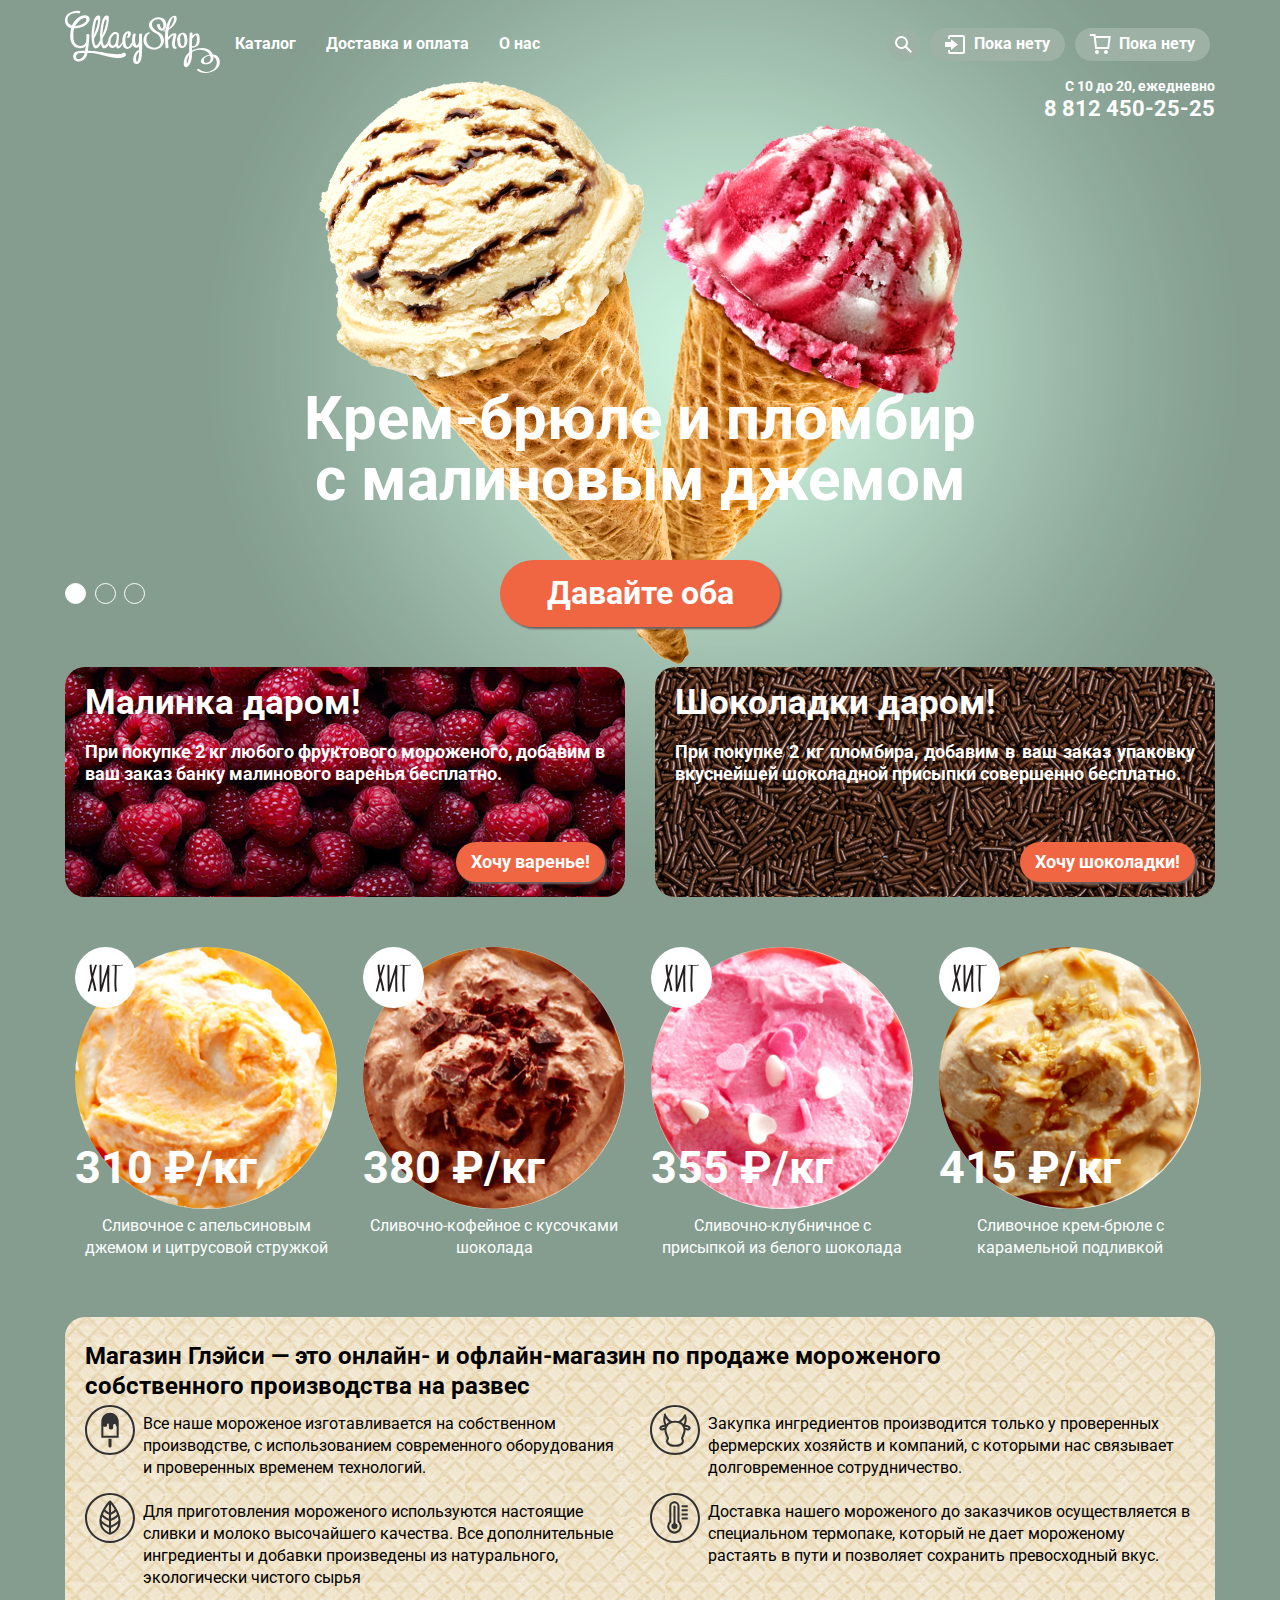
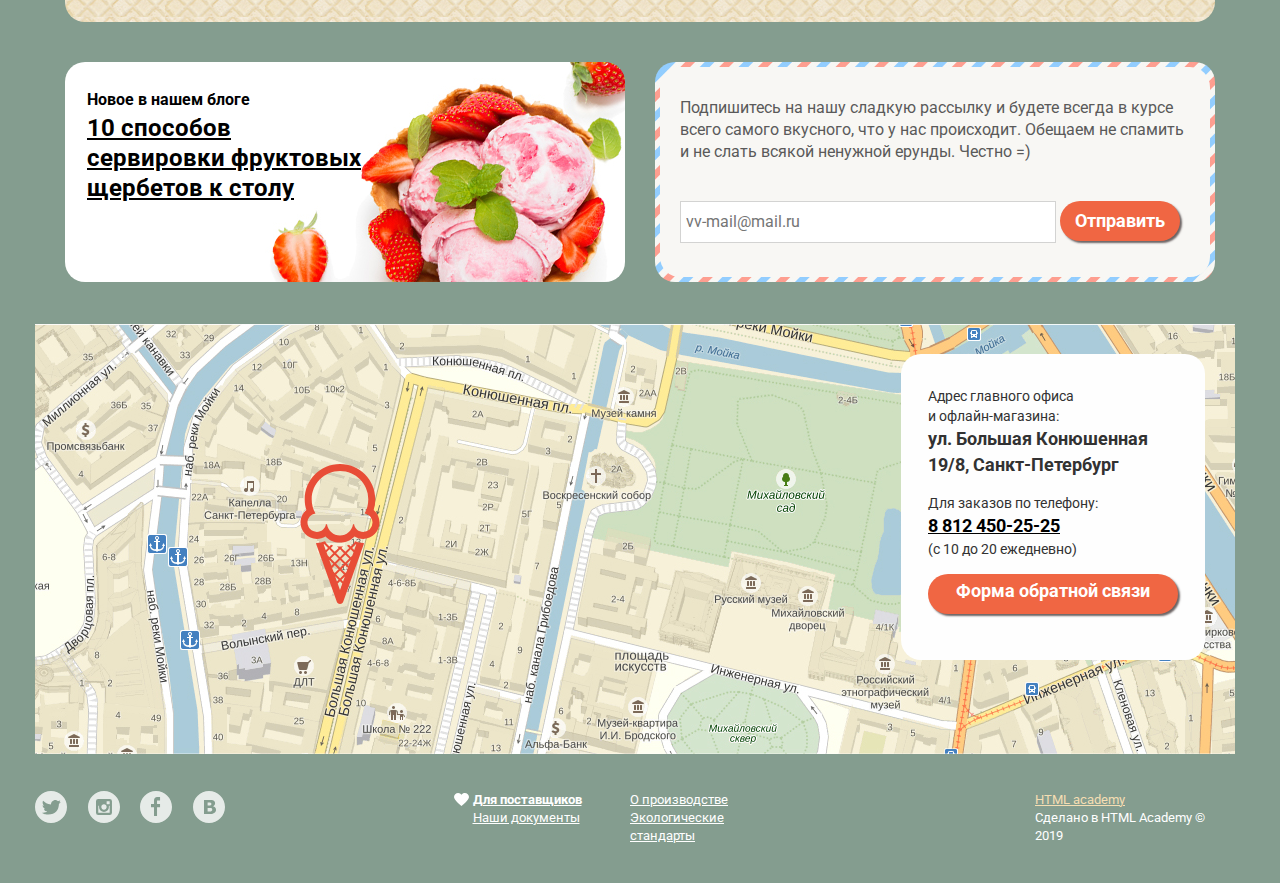
<file: index.html>
<!DOCTYPE html>
<html lang="en">
<head>
  <meta charset="UTF-8">
  <meta http-equiv="X-UA-Compatible" content="IE=edge">
  <meta name="viewport" content="width=device-width, initial-scale=1.0">
  <link href="https://fonts.googleapis.com/css?family=Roboto:400,700&amp;subset=latin,cyrillic" rel="stylesheet">
   <link rel="stylesheet" href="normalize.css">
  <link rel="stylesheet" href="style.css">
  <title>Glassy</title></head>
<body>
  <header class="main-header">
    <nav class="main-navigation">
      
      <a href="#" class="header-logo">
        <img src="svg\logo.svg" width="155" height="65" alt="логотип">
      </a>

      <ul class="site-navigation">
        <li class="nav-dropdown">
          <a class="nav-item nav-catalog" href="catalog.html">Каталог</a>
          <ul class="nav-catalog-menu">
            <li><a class="nav-catalog-item catalog-item-new" href=""><b>Новинки</b></a></li>
            <li class="nav-catalig-line"></li>
            <li><a class="nav-catalog-item" href="">Сливочное</a></li>
            <li><a class="nav-catalog-item" href="">Щербеты</a></li>
            <li><a class="nav-catalog-item" href="">Фруктовый лед</a></li>
            <li><a class="nav-catalog-item" href="">Мелорин</a></li>
          </ul>
        </li>
      
        <li><a class="nav-item" href="#">Доставка и оплата</a></li>
        <li><a class="nav-item" href="#">О нас</a></li>
      </ul>
      <ul class="user-navigation">
        <li>
          <a class="user-navigation-item user-navigation-search "  href="#">
            <svg xmlns="http://www.w3.org/2000/svg" xmlns:xlink="http://www.w3.org/1999/xlink" width="17" height="17" viewBox="0 0 17 17"><path fill="#fff" d="M16.958 15.527L11.75 10.32A6.455 6.455 0 0 0 13 6.5 6.5 6.5 0 1 0 6.5 13a6.465 6.465 0 0 0 3.839-1.263l5.205 5.204 1.414-1.414zM6.5 11C4.019 11 2 8.981 2 6.5S4.019 2 6.5 2 11 4.019 11 6.5 8.981 11 6.5 11z"/></svg>
            <section class="modal modal-search">
              <form class="modal-form form-search" action="#" method="post">
                <label class="visually-hidden" for="modal-search">Поиск</label>
                <input class="modal-input" type="text" name="search" placeholder="Крем-бруле" id="search">
                
              </form>
            </section>
          </a>
        </li>
        <li class="navigation-enter-wrapper">
          <a  class="user-navigation-item user-navigation-enter" href="basket.html">
            <svg xmlns="http://www.w3.org/2000/svg" xmlns:xlink="http://www.w3.org/1999/xlink" width="21" height="19" viewBox="0 0 21 19"><g fill="#FFF"><path d="M6 14.875L12.917 9.5 6 4.125v2.917H-.042v4.917H6z"/><path d="M18 0H5C3.9 0 3 .9 3 2v2h2V2h13v15H5v-2H3v2c0 1.1.9 2 2 2h13c1.1 0 2-.9 2-2V2c0-1.1-.9-2-2-2z"/></g></svg>
            Пока нету
          </a>
            <section class="modal modal-login">
              <form class="modal-form" action="#" method="post">
                <p>
                  <label class="visually-hidden" for="user-login">Логин</label>
                  <input class="modal-input" type="text" name=login" placeholder="vv-mail@mail.ru" id="user-login">
                </p>  
                <p>
                  <label class="visually-hidden" for="user-password">Пароль</label>
                  <input class="modal-input" type="password" name="password" placeholder="**********" id="user-password">
                </p>
                
                <div class="login-enter-wrapper">
                  <button class="button button-s" type="submit">Войти</button>
                  <p>
                    <a href="aa.html">
                      Забыли пароль?
                    </a> 
                     <a>
                      Новая регистрация
                    </a>
                  </p>
                </div>
              </form>
             </section>
        </li><li>
          <a  class="user-navigation-item user-navigation-basket " href="basket.html">
            <svg xmlns="http://www.w3.org/2000/svg" width="21" height="20" viewBox="0 0 21 20"><g fill="#FFF"><path d="M5.657 2.031L5.422 0H0v2h3.64l1.5 13h13.988l1.699-12.969H5.657zM17.372 13H6.922L5.888 4.031h12.66L17.372 13z"/><circle cx="6.984" cy="18" r="2"/><circle cx="15.984" cy="18" r="2"/></g></svg>
            Пока нету
            <section class="modal modal-basket">
              <ul class="basket-list">
                <li>
                  <ul class="basket-list-item">
                    <li>
                      <button class="basket-list-item-del" type="button">
                        <span class="visually-hidden">Удалить товар</span>
                      </button>
                    </li>
                    <li>
                      <img src="img/ice1-small.jpg" alt="">
                    </li>
                    <li class="basket-list-item-desc">
                      Пломбир с апельсиновым джемом
                    </li>
                    <li>
                      1,5 кг х <span class="basket-list-item-price">200 руб.</span>
                    </li>
                    <li>
                      300 руб
                    </li>
                  </ul>
                </li>
                <li>
                  <ul class="basket-list-item">
                    <li>
                      <button class="basket-list-item-del" type="button">
                        <span class="visually-hidden">Удалить товар</span>
                      </button>
                    </li>
                    <li>
                      <img src="img/ice2-small.jpg" alt="">
                    </li>
                    <li class="basket-list-item-desc">
                      Клубничный пломбир с присыпкой 
                      из белого шоколада
                    </li>
                    <li>
                      1,5 кг х <span class="basket-list-item-price">300 руб.</span>
                    </li>
                    <li>
                      450 руб
                    </li>
                  </ul>
                </li>
              </ul>
              <p>
                <b>Итого: 750 руб.</b>
              </p>
              <button class="button button-s" type="button">Оформить заказ</button>
            
            </section>
          </a>
        </li>
      </ul>
    </nav>

    <p class="header-info">
      С 10 до 20, ежедневно<br>
      <a class="header-phone" href="tel:+78124502525">8 812 450-25-25</a>
    </p>
  </header>

  <main class="container">
    <h1 class="visually-hidden">Glassy</h1>

    <section class="fastbuy">
      <h2 class="visually-hidden">Быстрая покупка мороженого</h2>

      <h2 class="fastbuy-info">Крем-брюле и пломбир с малиновым джемом</h2>

      <div class="fastbay-wrapper">
        <img class="fastbuy-img1" src="img/ice1.png" alt="" width="372" height="584">
        <img class="fastbuy-img2" src="img/ice2.png" alt="" width="330" height="520">
      </div>
      
      <div class="fastbay-nav-wrapper">
        <div class="fastbuy-pointes">
          <button class="fastbuy-point point-active">
            <span class="visually-hidden">1 вариант</span>
          </button>
          <button class="fastbuy-point">
            <span class="visually-hidden">2 вариант</span>
          </button>
          <button class="fastbuy-point">
            <span class="visually-hidden">3 вариант</span>
          </button>
        </div>
        <button class=" button button-m" type="button">Давайте оба</button>
        <!-- <div class="ar">Lorem ipsum dolor sit ame</div> -->
      </div>
    </section>

    <section class="stock">
      <h2 class="visually-hidden">Акции</h2>

      <article class="stock-item" style="background-image: url(img/background-rusbery.jpg);">
        <h3>Малинка даром!</h3>
        <p>
          При покупке 2 кг любого фруктового мороженого, добавим в ваш заказ банку малинового варенья бесплатно.
        </p>
        <button class="button" type="button">Хочу варенье!</button>
      </article>

      <article class="stock-item" style="background-image: url(img/background-shok.jpg);">
        <h3>Шоколадки даром!</h3>
        <p>При покупке 2 кг пломбира, добавим в ваш заказ упаковку вкуснейшей шоколадной присыпки совершенно бесплатно.</p>
        <button class="button" type="button">Хочу шоколадки!</button>
      </article>
    </section>

    <section class="ice_creame-container">
      <h2 class="visually-hidden">Хит продаж мороженого</h2>
      <ul class="ice_creame-list">
        <li>
          <figure class="ice_creame-item ice_creame-hit">
            <img src="img/ice1.jpg" alt="Elephant at sunset">
            <figcaption>
              <h2>310 &#8381/кг</h2>
              <p>Сливочное с апельсиновым джемом и цитрусовой стружкой</p>
              <div class="button-wrapper">
                <button class="button button-preview" type="button">Быстрый просмотр</button>
              </div>            
            </figcaption>
          </figure>
        </li>
        <li>
          <figure class="ice_creame-item ice_creame-hit">
            <img src="img/ice2.jpg" alt="Elephant at sunset">
            <figcaption>
              <h2>380 &#8381/кг</h2>
              <p>Сливочно-кофейное с кусочками шоколада</p>
              <div class="button-wrapper">
                <button class="button button-preview" type="button">Быстрый просмотр</button>
              </div>            
            </figcaption>
          </figure>
        </li>
        <li>
          <figure class="ice_creame-item ice_creame-hit">
            <img src="img/ice3.jpg" alt="Elephant at sunset">
            <figcaption>
              <h2>355 &#8381/кг</h2>
              <p>Сливочно-клубничное с присыпкой из белого шоколада</p>
              <div class="button-wrapper">
                <button class="button button-preview" type="button">Быстрый просмотр</button>
              </div>            
            </figcaption>
          </figure>
        </li>
        <li>
          <figure class="ice_creame-item ice_creame-hit">
            <img src="img/ice4.jpg" alt="Elephant at sunset">
            <figcaption>
              <h2>415 &#8381/кг</h2>
              <p>Сливочное крем-брюле с карамельной подливкой</p>
              <div class="button-wrapper">
                <button class="button button-preview" type="button">Быстрый просмотр</button>
              </div>            
            </figcaption>
          </figure>
        </li>
      </ul>
    </section>

    <section  class="features">
      <h2 class="visually-hidden">Приемущества</h2>

      <h3>Магазин Глэйси — это онлайн- и офлайн-магазин по продаже мороженого собственного производства на развес</h3>
      <ul class="features-list">
        <li class="features-item">
          <img class="features-img" src="svg/ice-cream.svg" alt="">
          <p>Все наше мороженое изготавливается на собственном производстве, с использованием современного оборудования и проверенных временем технологий.</p>
        </li>
        <li  class="features-item">
          <img class="features-img" src="svg/cow.svg" alt="">
         <p> Закупка ингредиентов  производится только у проверенных фермерских хозяйств и компаний, с которыми нас связывает долговременное сотрудничество.</p>
        </li>
        <li  class="features-item">
          <img class="features-img" src="svg/eco.svg" alt="">
         <p> Для приготовления мороженого используются настоящие сливки и молоко высочайшего качества. Все дополнительные ингредиенты и добавки произведены из натурального, экологически чистого сырья</p>
        </li>
        <li  class="features-item">
          <img class="features-img" src="svg/thermometer.svg" alt="">
          <p>Доставка нашего мороженого до заказчиков осуществляется в специальном термопаке, который не дает мороженому растаять в пути и позволяет     сохранить превосходный вкус.</p>
        </li>
      </ul>
    </section>

    <div class="blog-wrapper">
      <section class="news">
        <h2 class="visually-hidden">Новости блога</h2>
        <h3>Новое в нашем блоге</h3>
        <a href="">
          <p> 10 способов сервировки
            фруктовых щербетов к
            столу
          </p>
        </a>
      </section>
  
      <div class="mailing-wrapper">
        <section class="mailing">
          <h2 class="visually-hidden">Подписаться на новости</h2>
    
          <p>Подпишитесь на нашу сладкую рассылку и будете всегда в курсе всего самого вкусного, что у нас происходит. Обещаем не спамить и не слать всякой ненужной ерунды. Честно =) </p>
          <form class="mailing-form" action="#" method="post">
            <label class="visually-hidden" for="mailing-email">Емеил</label>
            <input type="email" name="email" placeholder="vv-mail@mail.ru" id="mailing-email">
            <button class="button" type="submit">Отправить</button>
          </form>
        </section>
      </div>
    </div>

    <section class="map" id="map">
      <h2 class="visually-hidden">Местоположение магазина</h2>
      <!-- <iframe src="https://www.google.com/maps/embed?pb=!1m14!1m8!1m3!1d1992.7597430846058!2d30.3440769!3d60.0356354!3m2!1i1024!2i768!4f13.1!3m3!1m2!1s0x4696352af2654caf%3A0x20078dd98a3325b1!2z0JDRgtC10LvRjNC1!5e0!3m2!1sru!2sru!4v1665403522669!5m2!1sru!2sru" width="1200" height="430" style="border:0;" allowfullscreen="" loading="lazy" referrerpolicy="no-referrer-when-downgrade"></iframe> -->
      <img class="map-pin" src="svg/pin.svg" alt="">
      <div class="map-address">
        <p>
          Адрес главного офиса <br>
          и офлайн-магазина:<br>
          <b>ул. Большая Конюшенная <br> 19/8, Санкт-Петербург</b>
        </p>
        <p>
          Для заказов по телефону:<br>
          <b><a class="color-black" href="tel:+78124502525">8 812 450-25-25</a></b> <br>
          (с 10 до 20 ежедневно)
        </p>
        <a class="button button-feedback" href="">Форма обратной связи</a>
      </div>
    </section>

    <footer class="main-footer">
      <div class="footer-social">
        <ul>
          <li>
            <a class="social-button"  href="#">
              <span class="visually-hidden">Твиттер</span>
              <svg xmlns="http://www.w3.org/2000/svg" width="32" height="32" viewBox="0 0 32 32"><path fill="#FFF" d="M16 0C7.164 0 0 7.164 0 16c0 8.837 7.164 16 16 16 8.837 0 16-7.163 16-16 0-8.836-7.163-16-16-16zm7.944 12.809c-.251 6.516-3.463 10.832-10.992 10.702h-.486c-.447 0-4.543-.443-5.344-1.823 2.479.19 4.247-.406 5.12-1.136-1.048-.289-2.923-.461-3.251-2.848.384.104.618.221 1.299.113-1.307-.824-2.758-1.519-2.679-3.643.311.317 1.164.518 1.46.457-.768-.233-2.149-3.244-.974-4.781 1.984 1.79 4.075 3.482 7.804 3.643.227-2.214 1.24-3.699 3.168-4.325 1.84-.479 3.255.26 3.901 1.138.737-.224 1.453-.466 2.193-.685-.004.833-.569 1.463-.935 1.709.747.165 1.423-.475 1.423-.475-.184.963-1.094 1.725-1.707 1.954z"/></svg>
            </a>
          </li>
          <li>
            <a class="social-button"  href="#">
              <span class="visually-hidden">Инстаграм</span>
              <svg xmlns="http://www.w3.org/2000/svg" width="32" height="32" viewBox="0 0 32 32"><g fill="#FFF"><path d="M20.916 16a4.938 4.938 0 1 1-9.877 0c0-.394.051-.773.138-1.14h-.897v6.838h11.396V14.86h-.897c.086.367.137.746.137 1.14z"/><path d="M15.978 18.659c1.466 0 2.659-1.193 2.659-2.659s-1.193-2.659-2.659-2.659c-1.466 0-2.659 1.193-2.659 2.659s1.192 2.659 2.659 2.659zM18.637 10.302h3.039v3.039h-3.039z"/><path d="M16 0C7.164 0 0 7.164 0 16c0 8.837 7.164 16 16 16 8.837 0 16-7.163 16-16 0-8.836-7.163-16-16-16zm7.955 21.698a2.285 2.285 0 0 1-2.279 2.279H10.279A2.285 2.285 0 0 1 8 21.698V10.302a2.286 2.286 0 0 1 2.279-2.279h11.396a2.286 2.286 0 0 1 2.279 2.279v11.396z"/></g></svg>
            </a>
          </li>
          <li>
            <a class="social-button"  href="#">
              <span class="visually-hidden">Фейсбук</span>
              <svg xmlns="http://www.w3.org/2000/svg" width="32" height="32" viewBox="0 0 32 32"><path fill="#FFF" d="M16 0C7.164 0 0 7.163 0 16s7.164 16 16 16c8.837 0 16-7.164 16-16S24.837 0 16 0zm4.062 9.455h-3.021v3.444h3.021v3.445h-3.021v8.61H14.02v-8.61H11v-3.445h3.021V9.455c0-1.902 1.353-3.445 3.021-3.445h3.021v3.445z"/></svg>
            </a>
          </li>
          <li>
            <a class="social-button"  href="#">
              <span class="visually-hidden">Вконтакте</span>
              <svg xmlns="http://www.w3.org/2000/svg" width="32" height="32" viewBox="0 0 32 32"><g fill="#FFF"><path d="M16.637 14.495c.402-.019.719-.082.951-.188.326-.145.54-.33.641-.559.101-.229.15-.496.15-.797 0-.232-.058-.465-.174-.697-.116-.232-.322-.405-.617-.517-.264-.1-.592-.155-.984-.165a76.242 76.242 0 0 0-1.652-.014h-.339v2.965h.565c.571 0 1.057-.009 1.459-.028zM18.118 17.084c-.282-.081-.672-.125-1.166-.132a127.97 127.97 0 0 0-1.55-.009h-.79v3.493h.264c1.014 0 1.74-.003 2.18-.009a3.2 3.2 0 0 0 1.212-.245c.377-.157.633-.364.774-.625s.214-.562.214-.9c0-.446-.088-.788-.261-1.03-.17-.241-.464-.423-.877-.543z"/><path d="M16 0C7.164 0 0 7.164 0 16c0 8.837 7.164 16 16 16 8.837 0 16-7.163 16-16 0-8.836-7.163-16-16-16zm6.602 20.531a3.73 3.73 0 0 1-1.124 1.327c-.552.415-1.161.71-1.823.886s-1.501.264-2.519.264h-6.121V8.987h5.443c1.13 0 1.957.038 2.48.113a5.126 5.126 0 0 1 1.561.5c.533.27.929.632 1.189 1.087.26.455.392.975.392 1.558 0 .678-.179 1.278-.536 1.795-.358.518-.863.92-1.517 1.208v.075c.917.182 1.642.559 2.179 1.13.537.571.807 1.325.807 2.261 0 .678-.138 1.283-.411 1.817z"/></g></svg>
            </a>
          </li>
        </ul>
      </div>

      <div class="footer-navigation">
        <ul>
          <li><b><a href="">Для поставщиков</a></b></li>
          <li><a href="">О производстве</a></li>
          <li><a href="">Наши документы</a></li>
          <li><a href="">Экологические стандарты</a></li>
        </ul>
      </div>

      <section class="footer-copyright">
        <p>
          <a href="http://">HTML academy</a> <br>
          Сделано в HTML Academy © 2019
        </p>
        
      </section>
    </footer>

    

    

    <section class="modal modal-feedback">
      <button class="modal-close" type="button"><span class="visually-hidden">Закрыть</span></button>
      
      <h2>Мы обязательно вам ответим!</h2>
      <form class="modal-form form-feedbeck" action="#" method="post">
        <p>
          <label class="visually-hidden" for="feedbeck-name">Имя Фамилия</label>
          <input class="modal-input" type="text" name="feedbeck-name" placeholder="Имя Фамилия" id="feedbeck-name" >
        </p>
        <p>
          <label class="visually-hidden" for="feedbeck-email">Емеил</label>
          <input class="modal-input" type="email" name="feedbeck-name" placeholder="vv-alp@mail.ru" id="feedbeck-email" >
        </p>
        <p>
          <label class="visually-hidden" for="feedbeck-question">Задайте ваш вопрос</label>
          <textarea class="modal-input" name="feedbeck-question" placeholder="В свободной форме" id="feedbeck-question" ></textarea>
        </p>
        <button class="button button-s" type="submit">Отправить</button>
      </form>
    </section>

  </main>

</body>
</html>
</file>
<file: style.css>
body {
  margin: 0 auto;
  padding: 0;
  font-family:"Roboto" ,"Open Sans" ;
  font-size: 16px;
  line-height: 22px;
  color:white;
  font-weight: bold;

  background-color: #849d8f;
  width: 1200px;

  background-image: url(img/light.png);
  background-repeat: no-repeat;
  background-position: 200px 0px;
}

.color-black {
  color:black;
}

a {
  color: white;
}
a:focus {
  border-color: #000;
  outline: thin dotted;
  outline: 5px auto -webkit-focus-ring-color;
}

img {
  max-width: 100%;
  height: auto;
}
.visually-hidden,
.visually-hidden:not(:focus):not(:active),
input[type="checkbox"].visually-hidden,
input[type="radio"].visually-hidden {
  position: absolute;

  width: 1px;
  height: 1px;
  margin: -1px;
  border: 0;
  padding: 0;

  white-space: nowrap;

  clip-path: inset(100%);
  clip: rect(0 0 0 0);
  overflow: hidden;
}

.button {
  display: inline-block;
  box-sizing:border-box;
  min-height: 40px;
  padding: 5px 15px;
  margin: auto 0;

  color:#ffffff;
  font-size: 18px;
  line-height: 24px;
  font-weight: bold;
  text-decoration: none;
  text-align: center;

  background-color: #f06643;
  border-radius:40px;
  border:0;
  box-shadow: #6c6464 2px 2px 2px;

  cursor: pointer;
}

.button-m {
  min-width: 280px;
  min-height: 67px;

  font-size: 32px;
}

.button-s {
  min-height: 47px;
}

.button:hover {
  background-color:#f17d65;
}

.button.disabled {
  cursor: default;
  opacity: 0.5;
  background-color:#80857d;
}


/*---------------heder---------------*/
.main-header {
  display: flex;
  flex-direction: column;
  margin: 10px auto 0 auto;
  width: 1150px;
}

.main-header a {
  text-decoration: none;
}

.main-navigation {
  position: relative;
  display: flex;

  font-size: 16px;
  line-height: 18px;
}

.nav-dropdown{
  position: relative;
}

.nav-catalog-menu {
  position: absolute;
  display: flex;
  flex-direction: column;
  box-sizing:border-box;
  visibility: hidden;
  top: 30px;
  transition: 0.2s;

  width: 145px;
  min-height: 130px;
  
  list-style: none;
  margin: 0;
  padding: 0;
  padding-top: 7px;
  padding-bottom: 7px;
  z-index: 100;

  background-color: #f8f7f4;
  border-radius:10px;
  
  box-shadow: 5px 5px 5px #5a5a5a;
}

.nav-dropdown:hover .nav-catalog-menu{
  visibility: visible;
  opacity: 1;
}

.nav-catalog-item{
  display: block;
  color:#323232;
  padding: 7px 20px;
  margin: 0;

  font-size: 14px;
  line-height: 16px;
  font-weight: 400;
}

.nav-catalig-line {
  width: 80%;
  margin: 0 auto;
  border-bottom:black solid 1px;
}

.nav-catalog-item:hover{
  background-color: #fbded8;
}

.site-navigation,
.user-navigation {
  display: flex;
  flex-wrap: wrap;
  align-items: center;

  list-style: none;
  margin: 0;
  padding: 0;
}

.site-navigation > li,
.user-navigation > li {
  position: relative;
  margin: 5px;
}

.site-navigation {
  width: 530px;
}

.user-navigation {
  min-width: 255px;
  margin-right: 0;
  margin-left: auto;
}



.nav-item {
  padding: 5px 10px;
  margin-bottom: 10px;
}

.nav-item:hover,
.nav-item:focus {
  color:black;
  font-weight: bold;
  border-radius: 40px;

  background-color:#f7f6f3;
}

.nav-active {
  background-color: #d07058;
  
  border-radius: 40px;
  color: #ffffff;
  
  font-weight: bold;
}

.user-navigation-item{
  display: flex;
  justify-content: center;
  align-items:center;

  min-height: 33px;
  min-width: 33px;
  border-radius:40px;

  background-color: #9db1a5;
}


.user-navigation-enter,
.user-navigation-basket {
  padding: 0 15px;
  position: relative;
}

.user-navigation-enter svg,
.user-navigation-basket svg{
  margin-right: 8px;
}


.header-info{
  width: 400px;
  margin: 0;
  margin-left: auto;
  text-align: right;
  font-size: 14px;
  line-height: 16px;
}

.header-phone {
  font-size: 22px;
  line-height: 30px;
}

.user-navigation li:hover path,
.user-navigation li:hover circle {
  fill:rgb(0, 0, 0);
}

.user-navigation li:hover a{
  background-color:#ffffff;
  color:black;
}

.user-navigation-basket:hover > .modal-basket,
.user-navigation-search:hover > .modal-search,
.navigation-enter-wrapper:hover > .modal-login {
  visibility: visible;
}


/*---------------MAIN---------------*/

.container {
  width: 1150px;
  margin: 0 auto;
  margin-bottom: 38px;
}

.fastbuy {
  display: flex;
  flex-direction: column;
  justify-content: center;

}

.fastbay-wrapper {
  position: relative;
  order: -1;
  width: 645px;
  height: 215px;
  margin: 0 auto;
}

.fastbuy-img1 {
  position: absolute;
  z-index: -1;
  top:-43px;
}

.fastbuy-img2 {
  position: absolute;
  right: 0;
  z-index: -2;
}

.fastbay-nav-wrapper {
  display: flex;
  align-items:center;
  width: calc(100% - 80px);
  margin-bottom: 40px;
}
.fastbay-nav-wrapper > button {
  margin: 0 auto;
}

.fastbuy-pointes {
  display: flex;
  justify-content: space-between;
  width: 80px;
}

.fastbuy-point {
  width: 21px;
  height: 21px;
  border-radius: 45px;
  background-color:transparent;
  cursor: pointer;
  border: #ffffff solid 1px;
  
  background-color:transparent;
}

.fastbuy-point:not(.point-active):hover {
  background-color: #b2c1b7;
}

.point-active {
  background-color:#ffffff;
}

.fastbuy-info {

  font-size: 60px;
  line-height: 60.33px;
  text-align: center;
  width: 675px;
  align-self: center;
}

/*--------------stock---------------*/

.stock {
  display: flex;
  justify-content: space-between;
  margin-bottom: 40px;
}

.stock-item {
  display: flex;
  flex-direction: column; 
  border-radius: 20px;
  width: 560px;
  min-height: 230px;

  box-sizing:border-box;
  padding: 15px 20px;
}

.stock h3{
  font-size: 35px;
  line-height: 41px;
  margin: 0;
  padding: 0;
}

.stock p{
  font-size: 18px;
  line-height: 22px;
  text-align: justify;
  margin-bottom: 0;
}

.stock .button {
  margin: auto 0 0 auto;
}


/*--------------ice hit---------------*/
.ice_creame-container {
  margin-bottom: 10px;
}

.ice_creame-list {
  display: flex;
  flex-wrap: wrap;
  list-style: none;
  padding: 0;
}

.ice_creame-list li{
  margin-right: 6px;
}

.ice_creame-list li:nth-child(4n) {
  margin-right: 0;
}

.ice_creame-item {
  position: relative;
  width: 262px;
  min-height: 324px;

  margin: 0;
  padding: 0;
  margin-bottom: 20px;
  padding: 10px;
}


.button-preview {
  margin: 0 auto;
  min-height: 45px;
  display: none;
}

.ice_creame-item:hover{
  background-color:rgba(156,176, 164, 0.7);
  
}

.ice_creame-item:hover .button-preview{
  display: block;
  margin-top: 14px;
}
.ice_creame-item:hover .button-wrapper{
  position: absolute;
  left:0;
  width: 100%;
  height: 80px;
  z-index: 100;
  background-color:rgba(156,176, 164, 0.7);
  
}

.ice_creame-item:hover p {
  text-decoration: underline;
}


.ice_creame-hit::before {
  content:"";
  position: absolute;

  width: 62px;
  height: 62px;

  background-image: url(svg/hit.svg);
  background-position: 0 0;
  background-repeat:no-repeat;
}

.ice_creame-item img{
  border-radius: 50%;
}

.ice_creame-item h2{
  position: absolute;
  top:220px;
  margin: 0;
  padding: 0;
  font-size: 45px;
  margin-bottom: 35px;
}

.ice_creame-item p{
  text-align: center;
  font-size: 16px;
  line-height: 22px;
  font-weight: 400;
  margin: 0;
}

.ice_creame-item figcaption {
  margin: 0 auto;
}



/*--------------features---------------*/

.features {
  background-image: url(img/backgraund-waffel.jpg);
  background-position: 0 0;
  background-repeat: repeat;
  box-sizing: border-box;

  padding-left: 20px;
  padding-top: 24px;
  margin-bottom: 40px;
  border-radius: 20px;

  min-height: 305px;
  color: black;
}

.features h3{
  display: block;
  font-size: 24px;
  line-height: 30px;
  margin: 0;
  margin-bottom: 4px;
  width: 1020px;
}

.features-list {
  display: grid;
  grid-template: 2;
  grid-template-columns: 1fr 1fr;

  margin: 0;
  padding: 0;

  list-style: none;
}

.features-item {
  display: flex;
  width: 540px;
  margin-bottom: 14px;

  font-size: 16px;
  line-height: 22px;
  font-weight: 400;
}
.features-item p {
  padding: 0;
  margin: 0;
  margin-top: 8px;
}
.features-img{
  content: "";

  width: 50px;
  height: 50px;
  margin-right: 8px;
}


/*---------------------------------blog------------------------*/

.blog-wrapper {
  display: flex;
  justify-content: space-between;
  margin-bottom: 42px;
}


.mailing-wrapper {
  display: flex;

  width: 560px;
  min-height: 220px;
  border-radius: 20px;

  background-image: url(img/backgraund-mail.jpg);
  background-position: 0 0;
}

.mailing {
  width: calc(100% - 10px);
  height: calc(100% - 10px);

  margin: auto;
  box-sizing: border-box;
  padding: 30px 20px;
  border-radius: 20px;

  background-color: #f8f7f4;
  color:#5a5a5a;

  font-size: 16px;
  line-height: 22px;  
  font-weight: 400;
}

.mailing p{
  width: 514px;

  margin: 0;
  padding: 0;
  margin-bottom: 38px;
}


.mailing-form input {
  border: #d3d3d2 solid 1px;
  width: 367px;
  height: 38px;
  padding-left: 5px;
}


.news {
  width: 560px;
  min-height: 220px;
  
  box-sizing: border-box;
  border-radius: 20px;

  padding: 25px 22px;

  background-image: url(img/backgraund-Strawberry.jpg);
  background-color:rgb(255, 251, 251);
  background-position: 0 0;
  background-repeat: no-repeat;

  color:black;
}

.news h3{
  margin: 0;
  font-size: 16px;
  line-height: 26px;
}

.news p{
  margin: 0;
  padding: 0;
  width: 285px;
  color:black;

  font-size: 24px;
  line-height: 30px;
  text-decoration: underline;
}
.news p:hover {
  color:#ffbc9e;
}

/*-------------------map------------------*/

.map {
  position: relative;
  width: 1200px;
  min-height: 430px;
  
  box-sizing: border-box;
  /* padding-left: 850px; */
  margin-left: -30px; 
  margin-bottom: 37px;

  background-image: url(img/map.jpg);
  background-color:wheat;
  background-position: 0 0;
  background-repeat: no-repeat;
}

.map-google {
  position: absolute;
  top:0;
  left:0;
  z-index: 0;
}

.map-pin {
  position: absolute;
  left: 265px;
  top: 140px;
}

.map-address {
  position: absolute;
  width: 250px;
  height: 270px;

  padding: 18px 27px;
  border-radius: 20px;
  right: 30px;
  top: 30px;
  color:#323232;
  background-color:#fefefe;
}

.map-address p {
  font-size: 14px;
  line-height: 20px;
  font-weight: 400;
  margin-bottom: 15px;
}

.map-address b {
  font-size: 18px;
  line-height: 26px;
  
}
.map-address a {
  width: 100%;
}

/*----------------footer---------------*/

.main-footer {
  display: flex;
  justify-content: space-between;

  width: 1200px;
  margin-left: -30px;

  font-weight: 400;
  font-size: 13px;
  line-height: 18px;
}

.social-button {
  opacity: 0.8;
}

.social-button:hover {
  opacity: 1;
}

.footer-social{
  text-align: center;
}

.footer-social ul{
  display: flex;
  width: 190px;
  
  
  justify-content: space-between;
  flex-wrap: wrap;

  margin: 0;
  padding: 0;
  list-style: none;
}



.footer-navigation ul{
  position: relative;

  display: grid;
  grid-template: 2;
  grid-template-columns: 1fr 1fr;

  width: 315px;
  height: 40px;
  list-style: none;
  margin: 0;
  padding: 0;
}

.footer-navigation b::before {
  content: "";

  position: absolute;
  left: -19px;
  top: 2px;
  width: 17px;
  height: 17px;

  background-image: url(svg/heart.svg);
  background-repeat:no-repeat;
  background-position: 0 0;
}

.footer-navigation a:hover {
  color: #fadbd7;
}

.footer-copyright a{
  color:wheat;
}


.footer-copyright p{
  width: 200px;
  margin: 0;
}


/*----------------modal windows---------------*/
@keyframes bounce {
  0% {transform: translateY(-2000px);}
  70% {transform: translateY(30px);}
  90% {transform: translateY(-10px);}
  100% {transform: translateY(0px);}
}

@keyframes shake {
  0%, 100%                {transform: translateX(0);}
  10%, 30%, 50%, 70%, 90% {transform: translateX(-10px);}
  20%, 40%, 60%, 80%      {transform: translateX(10px);}
}

.modal {
  box-sizing:border-box;
  padding-top: 20px;
  margin-bottom: 20px;

  font-size: 13px;
  line-height: 24px;
  font-weight: 400;
  color :#000000;

  border-radius: 10px;
  background-color: #f8f7f4;
}



.modal-input {
  box-sizing: border-box;
  font: inherit;
  margin: 0;
  padding: 5px;
  border-radius: 5px;
  border: 2px solid #d3d3d2;
}

/*----------------modal login---------------*/
.modal-login {
  position: absolute;
  display: flex;
  visibility: hidden;
  top: 40px;
  right: 0; 
  width: 280px;
  min-height: 214px;
  padding: 20px 20px;
  z-index: 100;
  
  transition: 0.1s;
}

.modal-form input[type="text"],
.modal-form input[type="password"] {
  width: 240px;
  height: 45px;
}

.modal-form {
  display: flex;
  flex-direction: column;
  justify-content: center;
  align-items:center;
}

.modal-form p{
  margin: 0;
  margin-bottom: 20px;
}

.login-enter-wrapper {
  display: flex;
}

.login-enter-wrapper p{
  display: flex;
  flex-direction: column;
  margin-left: 10px;
  color: #000;
}


/*----------------modal search---------------*/

.modal-search {
  position: absolute;
  visibility: hidden;

  top: 40px;
  right: 0;
  width: 340px;
  height: 85px;
  
  z-index: 100;
  transition: 0.1s;
}

.form-search input[type="text"] {
  width: 310px;
  height: 42px;
}

/*----------------modal question---------------*/

.modal-feedback {
  position: fixed;
  display: none;
  top: 120px;
  left: 50%;

  width: 477px;
  margin-left: -240px;
  height: 442px;
  padding: 24px;

}

.modal-show {
  display: block;
  animation-name: bounce;
  animation-duration: 0.6s;
}

.modal-error {
  animation-name: shake;
  animation-duration: 0.6s;
}

.modal-feedback h2 {
  margin: 0;
  margin-bottom: 20px;
}

.form-feedbeck {
  align-items:flex-start;
}

.form-feedbeck input[type="text"],
.form-feedbeck input[type="email"]{
  width: 268px;
  height: 42px;
}

.form-feedbeck textarea {
  width: 430px;
  height: 153px;
  resize: none;
}

.form-feedbeck button {
  align-self:flex-end
}

.modal-close {
  position: absolute;
  top: 15px;
  right: 20px;
  width: 20px;
  height: 20px;
  border: 0;

  background-color:transparent;

  cursor: pointer;
}

.modal-close::after,
.modal-close::before {
  content: "";

  position: absolute;
  top:10px;
  left:1px;

  width: 18px;
  height: 2px;
  background-color:black;
}

.modal-close::after{
  rotate: 45deg;
}

.modal-close::before{
  rotate: -45deg;
}

/*----------------modal basket---------------*/

.modal-basket {
  position: absolute;
  display: flex;
  top: 40px;
  right: 0;
  visibility: hidden;
  flex-direction: column;
  align-items:flex-end;

  width: 540px;
  min-height: 200px;
  padding: 20px;
  
  line-height: 24px;
  
  transition: 0.1s;
  z-index: 100;
}

.modal-basket b {
  font-size: 15px;
  line-height: 18px;
}

.basket-list {
  margin: 0;
  padding: 0;
  list-style: none;

  border-bottom:#cacac7 solid 1px;
}

.basket-list-item {
  display: flex;
  justify-content: space-between;
  align-items:center;
  width: 500px;
  margin: 0;
  padding: 0;
  list-style: none;
}

.basket-list-item li {
  padding: 5px;
}

.basket-list-item img {
  border-radius: 50%;
}

.basket-list-item-desc {
  box-sizing:border-box;
  width: 240px;
}

.basket-list-item-price {
  color:#cacac7;
}

.basket-list-item-del {
  position: relative;

  box-sizing:border-box;
  height: 27px;
  cursor: pointer;
  border:0;
  background-origin: padding-box;
  background-color: transparent;
}


.basket-list-item-del::after,
.basket-list-item-del::before {
  content: "";

  position: absolute;
  top:8px;
  left:1px;

  width: 15px;
  height: 1px;
  background-color:black;
}

.basket-list-item-del::after{
  rotate: 45deg;
}

.basket-list-item-del::before{
  rotate: -45deg;
}


/*--------------------------------breadcrumbs-------------------------------------*/

.breadcrumbs {
  display: flex;
  list-style: none;
  margin: 0;
  padding: 0;

  font-weight: 400;
}

.breadcrumbs li {
  margin-right: 15px;
}

.breadcrumbs-current {
  text-decoration: none;
}

.inner-page-container h1{
margin-bottom: 40px;
}
/*--------------------------------sort-------------------------------------*/


.sort_container {
  display: flex;
  font-size: 16px;
  line-height: 18px;
  font-weight: 400;
  color:rgb(255, 255, 255);
}

.sort_contaoner-list:last-child{
  display: flex;
  align-items: flex-end;
}

.sort_container button{
  height: 40px;
  
  background-color:#a6b7ae;
  border:rgb(255, 255, 255) solid 1px;
}

.sort_container ul {
  display: flex;
  flex-wrap: wrap;
  
  margin: 0;
  padding: 0;
  list-style: none;
}
  

.sort_contaoner-list > li {
  position: relative;
  display: block;
  margin-bottom: 20px;
  margin-right: 30px;
}

.sort-container-items li {
  padding:0 15px;
}

.sort_contaoner-list p{
  margin: 0;
  margin-left: 15px;
  margin-bottom: 5px;
}

.sort-value {
  background-color:#a9bab0;
  box-sizing:border-box;
  display: flex;
  align-items:center;
  height: 40px;
  padding-left: 15px;
  padding-right: 15px;

  border-radius: 30px;
  border: 0;
  appearance: none;
  box-shadow:#7b9285 1px 1px 1px 1px;
}

.sort_contaoner-list select {
  color:rgb(255, 255, 255);
  appearance: none;
  cursor: pointer;
}



.sort-checkbox,
.sort-radio {
  position: relative;
  padding-left: 35px;
  cursor: pointer;
}

.sort-radio input[type="radio"]:focus + .radio-indicator,
.sort-checkbox input[type="checkbox"]:focus + .checkbox-indicator{
  border-color: #000;
  outline: thin dotted;
  outline: 5px auto -webkit-focus-ring-color;
}

.sort-radio input[type="radio"] + .radio-indicator {
  position: absolute;
  top: -3px;
  left: 0;
  
  width: 25px;
  height: 25px;

  opacity: 0.7;
  background-image:url("svg/radio-off.svg");
  background-position: 0;
  background-repeat: no-repeat;
}

.sort-radio input[type="radio"]:checked + .radio-indicator {
  background-image:url("svg/radio-on.svg");
  opacity: 1;
}

.sort-checkbox input[type="checkbox"] + .checkbox-indicator {
  position: absolute;
  top: 0;
  left: 0;

  width: 27px;
  height: 22px;

  opacity: 0.7;
  background-image:url("svg/checkbox-off.svg");
  background-position: 0;
  background-repeat: no-repeat;
}

.sort-checkbox input[type="checkbox"]:checked + .checkbox-indicator {
  background-image:url("svg/checkbox-on.svg");
  opacity: 1;
}


.sort-radio:hover input[type="radio"] + .radio-indicator,
.sort-checkbox:hover input[type="checkbox"] + .checkbox-indicator,
.sort-radio:hover,
.sort-checkbox:hover {
  color:black;
  opacity: 1;
}

.sort-select-img {
  position: absolute;
  top: 30px;
  right: 14px;
  z-index: 2;
}

.sort-select:hover{
  color:black;
}
.sort-select:hover + .sort-select-img path{
  color:black;
  fill:#000;
}


/*--------------------------------sort price-------------------------------------*/
.sort-priсe-wrapper{
  position: relative;
  width: 100%;
}

.sort_contaoner-list input[type="range"]{
  position: absolute;
  appearance:none;
  width: 90%;
  background-color:transparent;
  pointer-events: auto;
  cursor: pointer;
}

.sort-price-track{
  position: absolute;
  width: 80%;
  height: 5px;
  background-color:rgb(132, 127, 127);
  border-radius:5px;
}

.sort_contaoner-list input[type="range"]::-webkit-slider-runnable-track{
  appearance:none;
  height: 5px;
}
.sort_contaoner-list input[type="range"]::-ms-track{
  appearance:none;
  height: 5px;
}
.sort_contaoner-list input[type="range"]::-webkit-slider-thumb{
  -webkit-appearance: none;
  height: 1.7em;
  width: 1.7em;

  margin-top: -9px;

  background-image: url("svg/filter-button.svg");
  background-repeat: no-repeat;
  background-position: 0;
}


/*--------------------------------sort price-------------------------------------*/

.page_number-container{
  margin: 0 0 0 auto;
  width: 200px;
  font-weight: 400;
}

.page_number-list {
  display: flex;
  text-decoration: none;
  margin: 0;
  padding: 0;
}

.page_number-list li {
  display: flex;
  justify-content: center;
  align-items:center;

  margin-right: 10px;
}

.page_number-list li:first-child {
  transform: rotate(180deg);
}

.page_number-list li:last-child path {
  fill:#ffffff;
}

.page {
  display: flex;
  justify-content: center;
  align-items:center;

  text-decoration: none;
  color:#ffffff;
  
  border-radius:50%;
  width: 20px;
  height: 20px;

  cursor: pointer;
}

.page:hover {
  background-color: #9db1a5;
}

.page-active {
  background-color:white;
  color:#323232;
}
</file>
